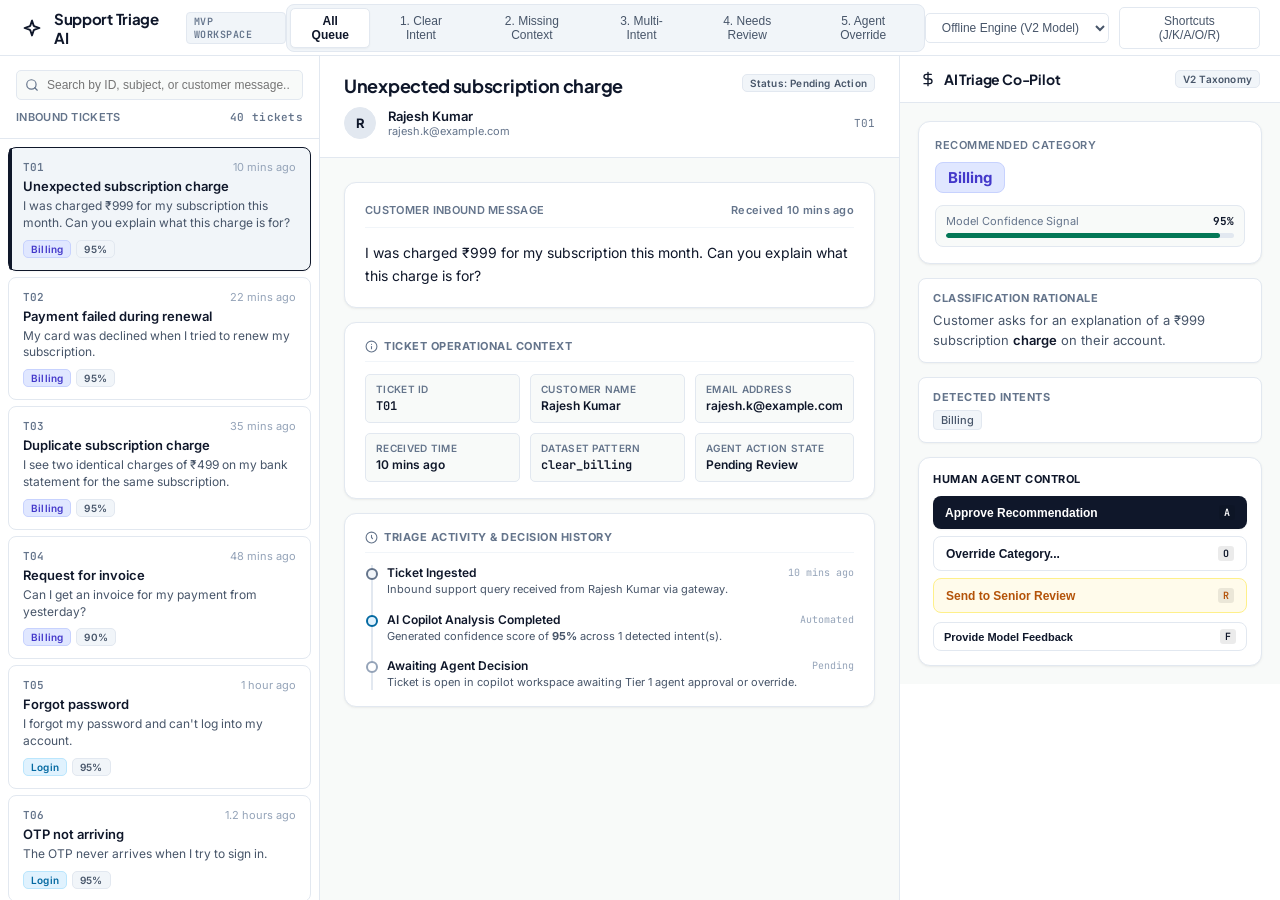
<file: index.html>
<!DOCTYPE html>
<html lang="en">
<head>
  <meta charset="UTF-8">
  <meta name="viewport" content="width=device-width, initial-scale=1.0">
  <title>Support Triage AI — Agent Triage Workspace</title>
  
  <!-- SEO & Typography -->
  <meta name="description" content="AI-assisted ticket triage workspace for Tier 1 customer support agents featuring quiet luxury aesthetic, human-in-the-loop controls, intent summarization, and uncertainty visibility.">
  <link rel="preconnect" href="https://fonts.googleapis.com">
  <link rel="preconnect" href="https://fonts.gstatic.com" crossorigin>
  <link href="https://fonts.googleapis.com/css2?family=Inter:wght@400;500;600;700&family=JetBrains+Mono:wght@500;600&family=Plus+Jakarta+Sans:wght@500;600;700;800&display=swap" rel="stylesheet">
  
  <link rel="stylesheet" href="css/styles.css">
</head>
<body>

  <!-- Top App Navigation Bar -->
  <header class="app-header">
    <div class="brand">
      <div class="brand-icon">
        <svg xmlns="http://www.w3.org/2000/svg" width="20" height="20" viewBox="0 0 24 24" fill="none" stroke="currentColor" stroke-width="2.2" stroke-linecap="round" stroke-linejoin="round"><path d="m12 3-1.912 5.813a2 2 0 0 1-1.275 1.275L3 12l5.813 1.912a2 2 0 0 1 1.275 1.275L12 21l1.912-5.813a2 2 0 0 1 1.275-1.275L21 12l-5.813-1.912a2 2 0 0 1-1.275-1.275L12 3Z"/></svg>
      </div>
      <span class="brand-title">Support Triage AI</span>
      <span class="brand-tag">MVP WORKSPACE</span>
    </div>

    <!-- UX State Presets Bar -->
    <div class="header-center">
      <nav class="state-presets" aria-label="Ticket Queue Filters">
        <button class="preset-btn active" data-filter="all" id="preset-all" aria-label="Filter All Tickets">All Queue</button>
        <button class="preset-btn" data-filter="high_confidence" id="preset-high-conf" aria-label="Filter Clear Intent Tickets">1. Clear Intent</button>
        <button class="preset-btn" data-filter="missing_info" id="preset-missing-info" aria-label="Filter Missing Context Tickets">2. Missing Context</button>
        <button class="preset-btn" data-filter="multi_intent" id="preset-multi-intent" aria-label="Filter Multi-Intent Tickets">3. Multi-Intent</button>
        <button class="preset-btn" data-filter="review" id="preset-review" aria-label="Filter Needs Review Tickets">4. Needs Review</button>
        <button class="preset-btn" data-filter="actioned" id="preset-actioned" aria-label="Filter Actioned Tickets">5. Agent Override</button>
      </nav>
    </div>

    <div class="header-controls">
      <select id="mode-select" class="control-btn" aria-label="Select AI Engine Mode" style="outline: none;">
        <option value="mock">Offline Engine (V2 Model)</option>
        <option value="api">Live Gemini API Mode</option>
        <option value="simulate_error">AI Error State (504)</option>
      </select>
      <button class="control-btn" id="btn-shortcuts-help" aria-label="Open Keyboard Shortcuts Modal">Shortcuts (J/K/A/O/R)</button>
    </div>
  </header>

  <!-- 3-Column Main Workspace -->
  <main class="app-container" id="main-content">

    <!-- Column 1: Ticket Inbox -->
    <aside class="inbox-panel" aria-label="Inbound Ticket Inbox">
      <div class="inbox-header">
        <div class="search-box">
          <span class="search-icon">
            <svg xmlns="http://www.w3.org/2000/svg" width="14" height="14" viewBox="0 0 24 24" fill="none" stroke="currentColor" stroke-width="2" stroke-linecap="round" stroke-linejoin="round"><circle cx="11" cy="11" r="8"/><path d="m21 21-4.3-4.3"/></svg>
          </span>
          <input type="text" id="search-input" aria-label="Search tickets" placeholder="Search by ID, subject, or customer message...">
        </div>
        <div class="inbox-stats">
          <span>INBOUND TICKETS</span>
          <span id="inbox-count" class="ticket-id">0 tickets</span>
        </div>
      </div>

      <div class="inbox-list" id="inbox-list" role="region" aria-live="polite">
        <!-- Rendered via JS -->
      </div>
    </aside>

    <!-- Column 2: Ticket Detail View -->
    <section class="detail-panel" aria-label="Ticket Detail View">
      <div class="detail-header">
        <div class="detail-title-row">
          <h1 class="detail-subject" id="detail-subject">Select a ticket to begin triage</h1>
          <span class="badge badge-subtle" id="current-status-badge">Status: Pending</span>
        </div>
        <div class="customer-info-bar">
          <div class="customer-avatar" id="customer-avatar">C</div>
          <div class="customer-details">
            <span class="customer-name" id="customer-name">Customer Name</span>
            <span class="customer-email" id="customer-email">customer@example.com</span>
          </div>
          <span style="margin-left: auto; font-family: var(--font-mono); font-size: 11px; color: var(--text-muted);" id="detail-ticket-id">T00</span>
        </div>
      </div>

      <div class="detail-body">
        <!-- 1. Prominent Customer Message Card -->
        <div class="message-card">
          <div class="message-header">
            <span>CUSTOMER INBOUND MESSAGE</span>
            <span id="message-time">Received --</span>
          </div>
          <p class="message-text" id="message-text">Select a support ticket from the left inbox to inspect customer text, AI classification rationale, missing context flags, and agent action controls.</p>
        </div>

        <!-- 2. Operational Ticket Context Grid -->
        <div class="detail-section-card">
          <div class="detail-section-header">
            <svg xmlns="http://www.w3.org/2000/svg" width="13" height="13" viewBox="0 0 24 24" fill="none" stroke="currentColor" stroke-width="2" stroke-linecap="round" stroke-linejoin="round"><circle cx="12" cy="12" r="10"/><path d="M12 16v-4"/><path d="M12 8h.01"/></svg>
            <span>TICKET OPERATIONAL CONTEXT</span>
          </div>
          <div class="context-grid">
            <div class="context-item">
              <span class="context-label">Ticket ID</span>
              <span class="context-value font-mono" id="meta-ticket-id">--</span>
            </div>
            <div class="context-item">
              <span class="context-label">Customer Name</span>
              <span class="context-value" id="meta-customer-name">--</span>
            </div>
            <div class="context-item">
              <span class="context-label">Email Address</span>
              <span class="context-value" id="meta-customer-email">--</span>
            </div>
            <div class="context-item">
              <span class="context-label">Received Time</span>
              <span class="context-value" id="meta-received-time">--</span>
            </div>
            <div class="context-item">
              <span class="context-label">Dataset Pattern</span>
              <span class="context-value font-mono" id="meta-dataset-type">--</span>
            </div>
            <div class="context-item">
              <span class="context-label">Agent Action State</span>
              <span class="context-value" id="meta-action-state">Pending Review</span>
            </div>
          </div>
        </div>

        <!-- 3. Triage Activity & Decision History Timeline -->
        <div class="detail-section-card">
          <div class="detail-section-header">
            <svg xmlns="http://www.w3.org/2000/svg" width="13" height="13" viewBox="0 0 24 24" fill="none" stroke="currentColor" stroke-width="2" stroke-linecap="round" stroke-linejoin="round"><polyline points="12 8 12 12 14 14"/><circle cx="12" cy="12" r="10"/></svg>
            <span>TRIAGE ACTIVITY & DECISION HISTORY</span>
          </div>
          <div class="activity-timeline" id="activity-timeline">
            <!-- Dynamically populated timeline events -->
          </div>
        </div>
      </div>
    </section>

    <!-- Column 3: AI Copilot Section -->
    <aside class="copilot-panel" aria-label="AI Triage Copilot" role="region" aria-live="polite">
      <div class="copilot-header">
        <span class="copilot-title">
          <svg xmlns="http://www.w3.org/2000/svg" width="16" height="16" viewBox="0 0 24 24" fill="none" stroke="currentColor" stroke-width="2" stroke-linecap="round" stroke-linejoin="round"><path d="M12 2v20M17 5H9.5a3.5 3.5 0 0 0 0 7h5a3.5 3.5 0 0 1 0 7H6"/></svg>
          <span>AI Triage Co-Pilot</span>
        </span>
        <span class="badge badge-subtle">V2 Taxonomy</span>
      </div>

      <div class="copilot-body">

        <!-- Hero AI Recommendation Card -->
        <div class="ai-recommendation-card">
          <div class="rec-header">
            <span class="rec-label">Recommended Category</span>
          </div>
          <div style="margin-bottom: 10px;">
            <span class="rec-badge-large badge-billing" id="rec-category-badge">Billing</span>
          </div>

          <div class="confidence-box">
            <div class="confidence-header">
              <span style="color: var(--text-muted);">Model Confidence Signal</span>
              <span class="confidence-score" id="confidence-score">95%</span>
            </div>
            <div class="progress-bar-bg">
              <div class="progress-bar-fill" id="progress-bar-fill" style="width: 95%; background: var(--success);"></div>
            </div>
          </div>
        </div>

        <!-- Review / Ambiguity Alert Box (Conditional) -->
        <div class="missing-info-item" id="review-warning-box" style="display: none; background: var(--warning-bg); border-color: var(--warning-border); color: var(--warning);">
          <span id="review-warning-text">Uncertainty Signal: Passed to Human Review</span>
        </div>

        <!-- Rationale Section -->
        <div class="copilot-section">
          <div class="section-title">Classification Rationale</div>
          <p class="explanation-text" id="explanation-text">AI is evaluating ticket text...</p>
        </div>

        <!-- Detected Intents Section -->
        <div class="copilot-section">
          <div class="section-title">Detected Intents</div>
          <div class="intents-list" id="intents-list">
            <span class="intent-pill">Billing Inquiry</span>
          </div>
        </div>

        <!-- Missing Information Section -->
        <div class="copilot-section" id="missing-info-section" style="display: none;">
          <div class="section-title" style="color: var(--cat-review);">Missing Diagnostic Context</div>
          <div class="missing-info-list" id="missing-info-list">
            <!-- Rendered dynamically -->
          </div>
          <button class="btn btn-secondary" id="copy-prompt-btn" style="margin-top: 8px; font-size: 11px; padding: 6px 10px;">
            Copy Info Request Macro
          </button>
        </div>

        <!-- Human-in-the-Loop Hero Actions -->
        <div class="action-card">
          <div class="section-title" style="margin-bottom: 10px; color: var(--text-main);">Human Agent Control</div>
          <div class="action-buttons">
            <button class="btn btn-primary" id="btn-approve" aria-label="Approve AI Recommendation">
              <span>Approve Recommendation</span>
              <span class="btn-shortcut">A</span>
            </button>
            <button class="btn btn-secondary" id="btn-override" aria-label="Override AI Category">
              <span>Override Category...</span>
              <span class="btn-shortcut">O</span>
            </button>
            <button class="btn btn-warning" id="btn-review" aria-label="Send to Senior Review Queue">
              <span>Send to Senior Review</span>
              <span class="btn-shortcut">R</span>
            </button>

            <!-- Undo / Reset Action Button (Shown when ticket is actioned) -->
            <button class="btn btn-secondary" id="btn-reset-action" style="display: none; font-size: 11px; padding: 6px 10px; border-color: var(--border-strong);">
              <span>↩ Undo Agent Action</span>
            </button>

            <button class="btn btn-secondary" id="btn-feedback" style="font-size: 11px; padding: 6px 10px; margin-top: 2px;" aria-label="Provide Model Feedback">
              <span>Provide Model Feedback</span>
              <span class="btn-shortcut">F</span>
            </button>
          </div>
        </div>

      </div>
    </aside>

  </main>

  <!-- Override Category Modal -->
  <div class="modal-overlay" id="override-modal" role="dialog" aria-modal="true" aria-labelledby="override-modal-title">
    <div class="modal-content">
      <h2 class="modal-title" id="override-modal-title">Override AI Category</h2>
      <p style="font-size: 12px; color: var(--text-secondary); margin-bottom: 14px;">
        Select the correct category for this ticket. Your selection will log a human override event.
      </p>

      <div class="override-options">
        <button class="override-option-btn" data-category="Billing">
          <span>Billing</span>
          <span class="badge badge-billing">Billing Queue</span>
        </button>
        <button class="override-option-btn" data-category="Login">
          <span>Login</span>
          <span class="badge badge-login">Login Queue</span>
        </button>
        <button class="override-option-btn" data-category="Refund">
          <span>Refund</span>
          <span class="badge badge-refund">Refund Queue</span>
        </button>
        <button class="override-option-btn" data-category="Technical">
          <span>Technical</span>
          <span class="badge badge-technical">Technical Queue</span>
        </button>
        <button class="override-option-btn" data-category="Needs Review">
          <span>Needs Review</span>
          <span class="badge badge-review">Senior Triage Queue</span>
        </button>
      </div>

      <button class="btn btn-secondary close-modal-btn">Cancel</button>
    </div>
  </div>

  <!-- Keyboard Shortcuts Cheatsheet Modal -->
  <div class="modal-overlay" id="shortcuts-modal" role="dialog" aria-modal="true" aria-labelledby="shortcuts-modal-title">
    <div class="modal-content">
      <h2 class="modal-title" id="shortcuts-modal-title">Keyboard Shortcuts</h2>
      <p style="font-size: 12px; color: var(--text-secondary); margin-bottom: 14px;">
        Use these shortcuts to triage incoming tickets efficiently without using your mouse.
      </p>

      <table class="shortcut-table">
        <tbody>
          <tr>
            <td>Approve Recommendation</td>
            <td><kbd class="shortcut-key">A</kbd></td>
          </tr>
          <tr>
            <td>Override Category Modal</td>
            <td><kbd class="shortcut-key">O</kbd></td>
          </tr>
          <tr>
            <td>Send to Senior Review</td>
            <td><kbd class="shortcut-key">R</kbd></td>
          </tr>
          <tr>
            <td>Model Feedback Modal</td>
            <td><kbd class="shortcut-key">F</kbd></td>
          </tr>
          <tr>
            <td>Next Ticket in Queue</td>
            <td><kbd class="shortcut-key">J</kbd></td>
          </tr>
          <tr>
            <td>Previous Ticket in Queue</td>
            <td><kbd class="shortcut-key">K</kbd></td>
          </tr>
          <tr>
            <td>Close Modal Overlay</td>
            <td><kbd class="shortcut-key">Esc</kbd></td>
          </tr>
        </tbody>
      </table>

      <button class="btn btn-primary close-modal-btn">Got It</button>
    </div>
  </div>

  <!-- Feedback Modal -->
  <div class="modal-overlay" id="feedback-modal" role="dialog" aria-modal="true" aria-labelledby="feedback-modal-title">
    <div class="modal-content">
      <h2 class="modal-title" id="feedback-modal-title">Agent Model Feedback</h2>
      <p style="font-size: 12px; color: var(--text-secondary); margin-bottom: 14px;">
        Submit feedback on this AI recommendation for model calibration.
      </p>
      <div style="display: flex; gap: 8px; margin-bottom: 14px;">
        <button class="btn btn-secondary feedback-action-btn" data-rating="accurate" style="flex: 1;">Category Accurate</button>
        <button class="btn btn-secondary feedback-action-btn" data-rating="inaccurate" style="flex: 1;">Inaccurate / Hallucinated</button>
      </div>
      <button class="btn btn-secondary close-modal-btn">Cancel</button>
    </div>
  </div>

  <!-- Toast Notification Container (Aria Live) -->
  <div class="toast-container" id="toast-container" aria-live="polite"></div>

  <!-- App Script (ES Module) -->
  <script type="module" src="js/app.js"></script>
</body>
</html>
</file>
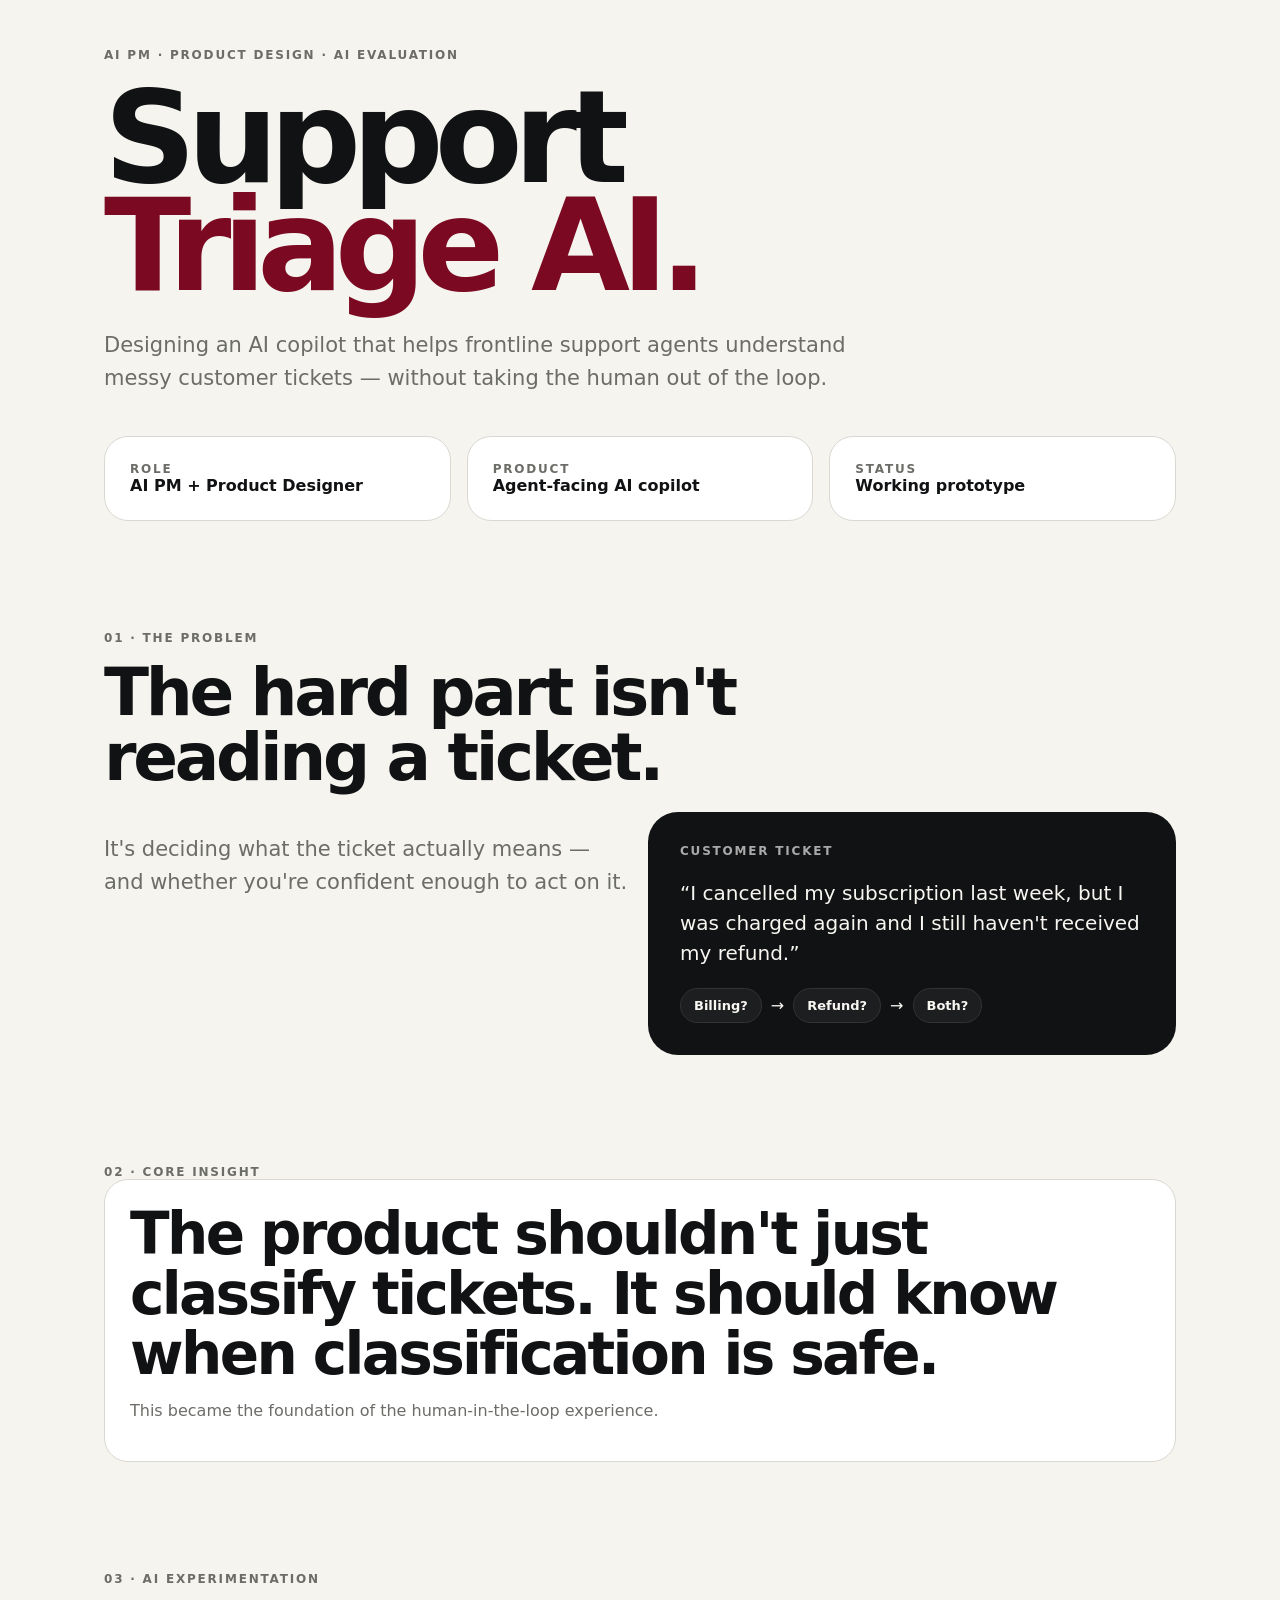
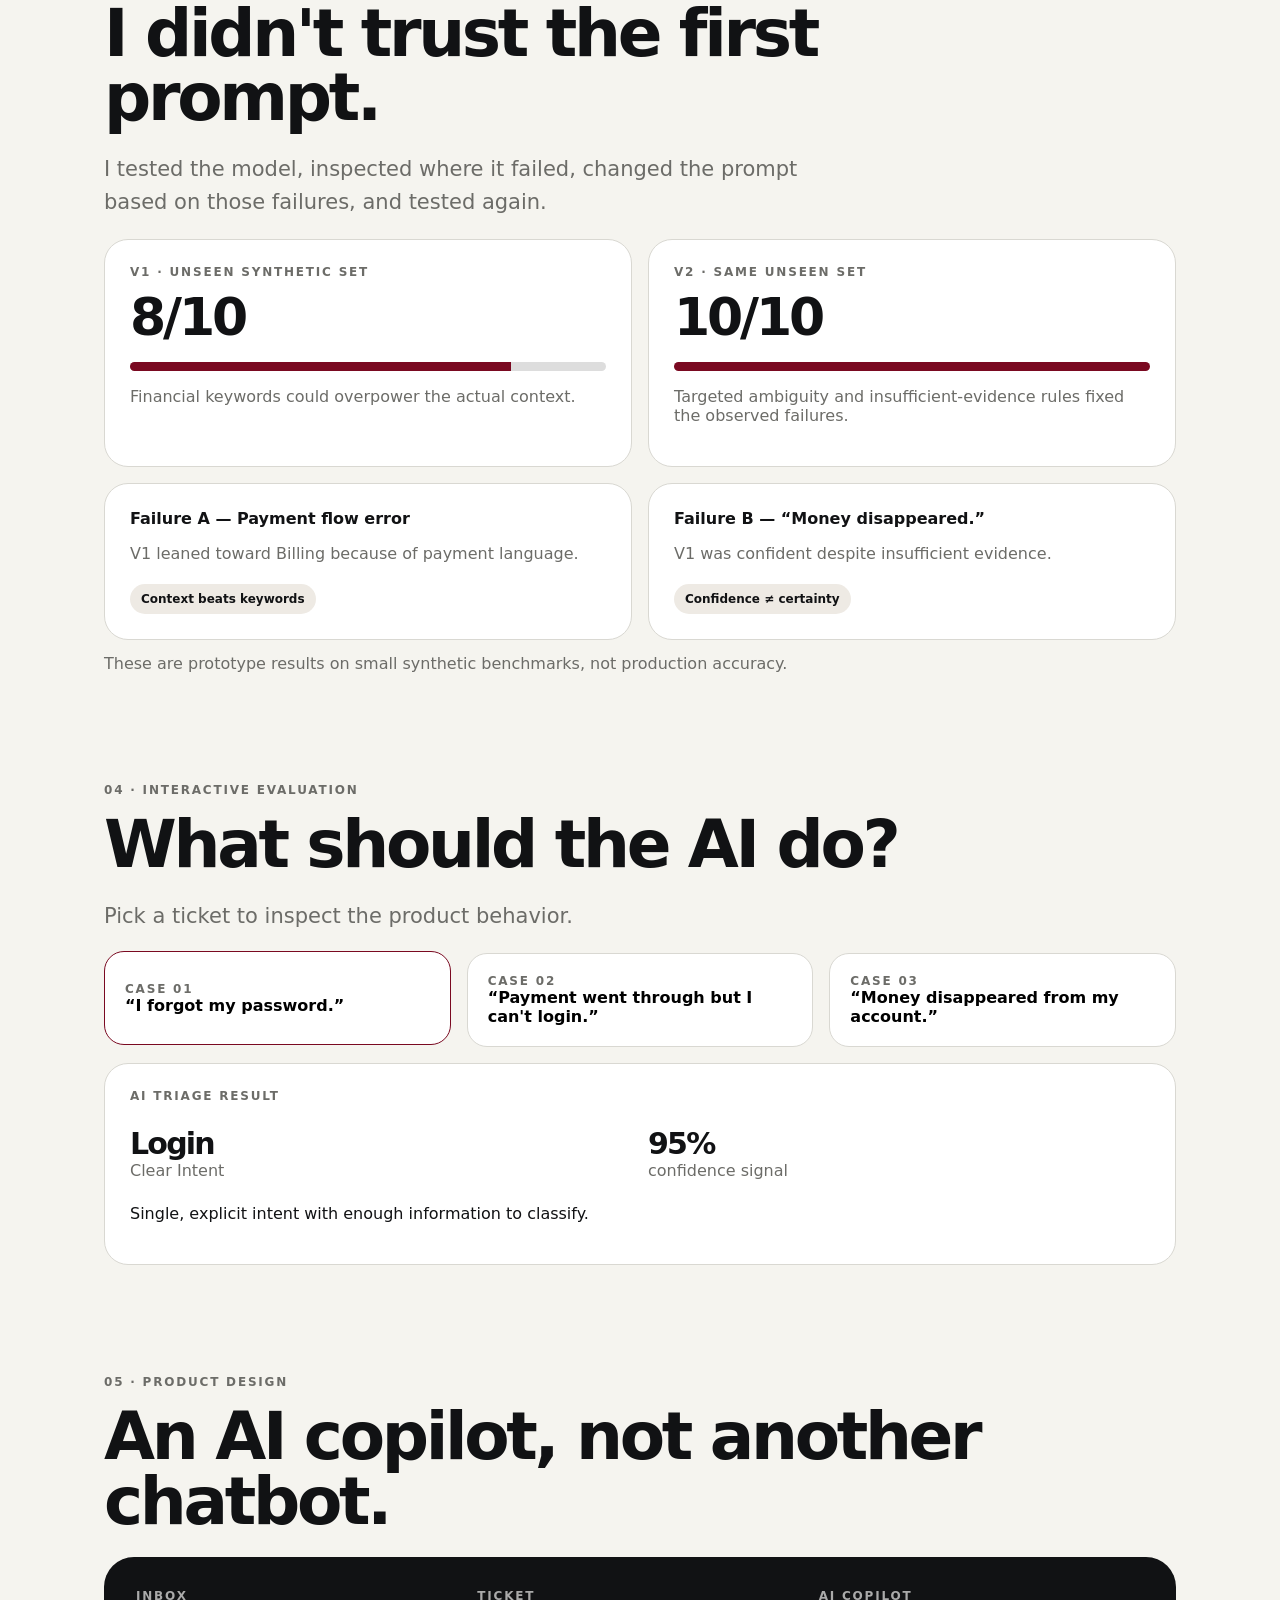
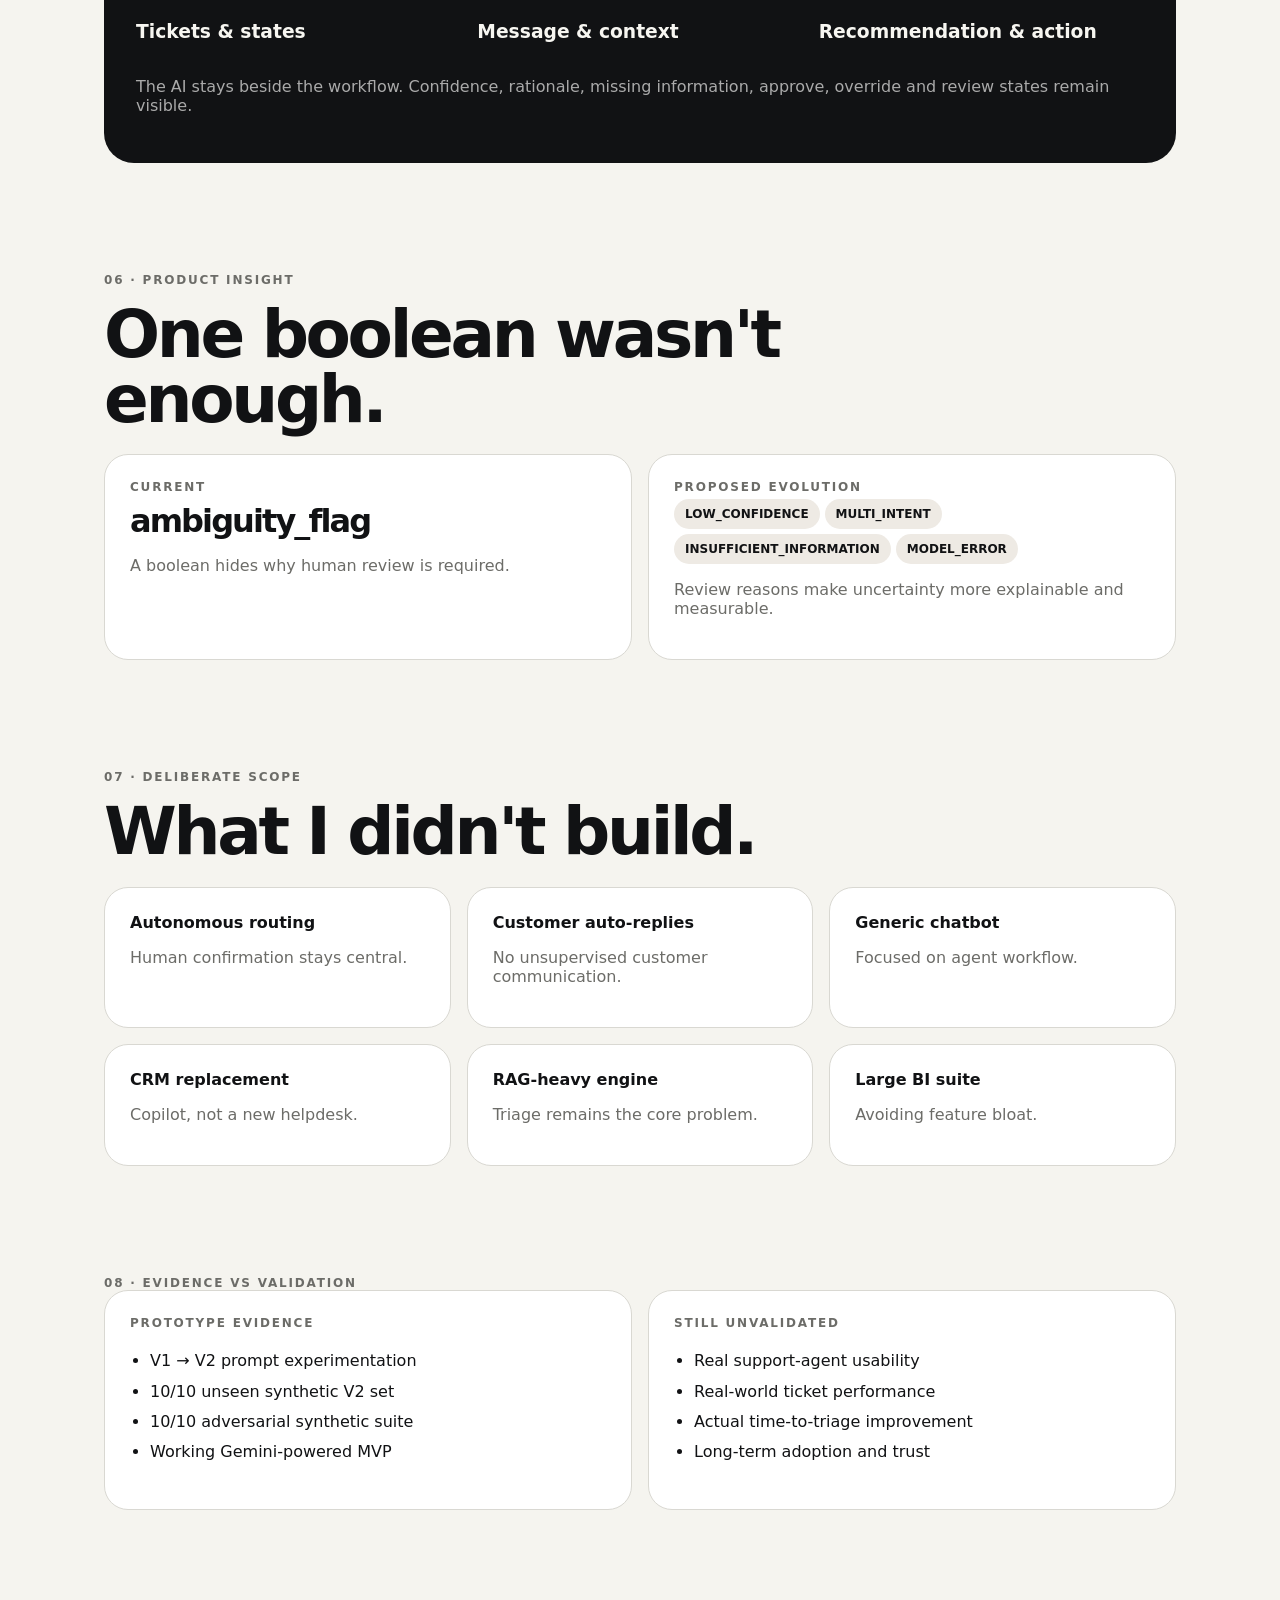
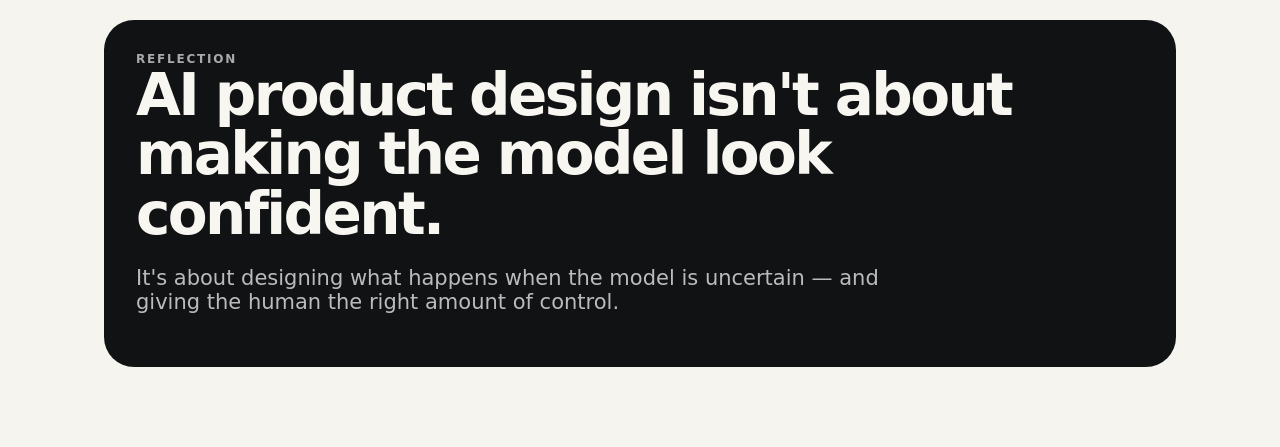
<file: support-triage-ai-case-study.html>
<!doctype html>
<html lang="en">
<head>
<meta charset="utf-8">
<meta name="viewport" content="width=device-width,initial-scale=1">
<title>Support Triage AI — Case Study</title>
<style>
:root{--bg:#f5f4ef;--text:#111214;--muted:#6c6c68;--card:#fff;--border:#d9d8d2;--accent:#7a0921;--soft:#eeeae4}
*{box-sizing:border-box}html{scroll-behavior:smooth}body{margin:0;background:var(--bg);color:var(--text);font-family:Inter,ui-sans-serif,system-ui,-apple-system,BlinkMacSystemFont,"Segoe UI",sans-serif}
main{max-width:1120px;margin:auto;padding:48px 24px 80px}.section{margin:0 0 110px}.eyebrow{font-size:12px;font-weight:800;letter-spacing:.15em;text-transform:uppercase;color:var(--muted)}
h1{font-size:clamp(64px,10vw,130px);line-height:.84;letter-spacing:-.07em;margin:22px 0 30px;max-width:1000px}h2{font-size:clamp(36px,6vw,66px);line-height:.98;letter-spacing:-.05em;margin:16px 0 22px;max-width:900px}
.lead{font-size:21px;line-height:1.55;color:var(--muted);max-width:760px}.grid2,.grid3{display:grid;gap:16px}.grid2{grid-template-columns:repeat(2,1fr)}.grid3{grid-template-columns:repeat(3,1fr)}
.card{background:var(--card);border:1px solid var(--border);border-radius:24px;padding:25px}.dark{background:#111214;color:#f7f6f1;border-radius:30px;padding:32px}.dark .eyebrow,.dark .muted{color:#aaa}.stat{font-size:52px;font-weight:850;letter-spacing:-.06em;margin-top:8px}.muted{color:var(--muted)}
.flow{display:flex;gap:9px;align-items:center;flex-wrap:wrap}.node,.pill{border:1px solid var(--border);border-radius:999px;padding:9px 13px;background:var(--card);font-weight:700;font-size:13px}.dark .node{background:#1d1e20;border-color:#333}.arrow{color:var(--muted)}
.ticket{width:100%;text-align:left;font:inherit;background:var(--card);border:1px solid var(--border);border-radius:20px;padding:20px;cursor:pointer;transition:.18s}.ticket:hover,.ticket.active{border-color:var(--accent);transform:translateY(-2px)}.decision{margin-top:16px;min-height:190px}.bar{height:9px;border-radius:20px;background:#ddd;overflow:hidden;margin-top:15px}.bar span{height:100%;display:block;background:var(--accent)}.quote{font-size:clamp(32px,5vw,58px);font-weight:800;line-height:1.03;letter-spacing:-.045em;margin:0}.tag{display:inline-block;background:var(--soft);border-radius:999px;padding:8px 11px;margin:5px 5px 0 0;font-size:12px;font-weight:800}
ul{padding-left:20px;line-height:1.9}.hero-meta{margin-top:42px}.accent{color:var(--accent)}
@media(max-width:760px){main{padding:30px 17px 60px}.section{margin-bottom:76px}.grid2,.grid3{grid-template-columns:1fr}.lead{font-size:18px}.flow{align-items:flex-start}.arrow{display:none}}
</style>
</head>
<body><main>
<section class="section">
<div class="eyebrow">AI PM · Product Design · AI Evaluation</div>
<h1>Support<br><span class="accent">Triage AI.</span></h1>
<p class="lead">Designing an AI copilot that helps frontline support agents understand messy customer tickets — without taking the human out of the loop.</p>
<div class="grid3 hero-meta"><div class="card"><div class="eyebrow">Role</div><b>AI PM + Product Designer</b></div><div class="card"><div class="eyebrow">Product</div><b>Agent-facing AI copilot</b></div><div class="card"><div class="eyebrow">Status</div><b>Working prototype</b></div></div>
</section>

<section class="section">
<div class="eyebrow">01 · The Problem</div><h2>The hard part isn't reading a ticket.</h2>
<div class="grid2"><div><p class="lead">It's deciding what the ticket actually means — and whether you're confident enough to act on it.</p></div>
<div class="dark"><div class="eyebrow">Customer ticket</div><p style="font-size:20px;line-height:1.5">“I cancelled my subscription last week, but I was charged again and I still haven't received my refund.”</p><div class="flow"><span class="node">Billing?</span><span>→</span><span class="node">Refund?</span><span>→</span><span class="node">Both?</span></div></div></div>
</section>

<section class="section">
<div class="eyebrow">02 · Core Insight</div><div class="card"><p class="quote">The product shouldn't just classify tickets. It should know when classification is safe.</p><p class="muted">This became the foundation of the human-in-the-loop experience.</p></div>
</section>

<section class="section">
<div class="eyebrow">03 · AI Experimentation</div><h2>I didn't trust the first prompt.</h2><p class="lead">I tested the model, inspected where it failed, changed the prompt based on those failures, and tested again.</p>
<div class="grid2"><div class="card"><div class="eyebrow">V1 · unseen synthetic set</div><div class="stat">8/10</div><div class="bar"><span style="width:80%"></span></div><p class="muted">Financial keywords could overpower the actual context.</p></div>
<div class="card"><div class="eyebrow">V2 · same unseen set</div><div class="stat">10/10</div><div class="bar"><span style="width:100%"></span></div><p class="muted">Targeted ambiguity and insufficient-evidence rules fixed the observed failures.</p></div></div>
<div class="grid2" style="margin-top:16px"><div class="card"><b>Failure A — Payment flow error</b><p class="muted">V1 leaned toward Billing because of payment language.</p><span class="tag">Context beats keywords</span></div><div class="card"><b>Failure B — “Money disappeared.”</b><p class="muted">V1 was confident despite insufficient evidence.</p><span class="tag">Confidence ≠ certainty</span></div></div>
<p class="muted" style="margin-top:14px">These are prototype results on small synthetic benchmarks, not production accuracy.</p>
</section>

<section class="section">
<div class="eyebrow">04 · Interactive Evaluation</div><h2>What should the AI do?</h2><p class="lead">Pick a ticket to inspect the product behavior.</p>
<div class="grid3" id="tickets"><button class="ticket active" data-i="0"><div class="eyebrow">Case 01</div><b>“I forgot my password.”</b></button><button class="ticket" data-i="1"><div class="eyebrow">Case 02</div><b>“Payment went through but I can't login.”</b></button><button class="ticket" data-i="2"><div class="eyebrow">Case 03</div><b>“Money disappeared from my account.”</b></button></div>
<div class="card decision" id="decision"></div>
</section>

<section class="section">
<div class="eyebrow">05 · Product Design</div><h2>An AI copilot, not another chatbot.</h2>
<div class="dark"><div class="grid3"><div><div class="eyebrow">Inbox</div><h3>Tickets & states</h3></div><div><div class="eyebrow">Ticket</div><h3>Message & context</h3></div><div><div class="eyebrow">AI Copilot</div><h3>Recommendation & action</h3></div></div><p class="muted">The AI stays beside the workflow. Confidence, rationale, missing information, approve, override and review states remain visible.</p></div>
</section>

<section class="section">
<div class="eyebrow">06 · Product Insight</div><h2>One boolean wasn't enough.</h2>
<div class="grid2"><div class="card"><div class="eyebrow">Current</div><div class="stat" style="font-size:32px">ambiguity_flag</div><p class="muted">A boolean hides why human review is required.</p></div><div class="card"><div class="eyebrow">Proposed evolution</div><span class="tag">LOW_CONFIDENCE</span><span class="tag">MULTI_INTENT</span><span class="tag">INSUFFICIENT_INFORMATION</span><span class="tag">MODEL_ERROR</span><p class="muted">Review reasons make uncertainty more explainable and measurable.</p></div></div>
</section>

<section class="section">
<div class="eyebrow">07 · Deliberate Scope</div><h2>What I didn't build.</h2>
<div class="grid3"><div class="card"><b>Autonomous routing</b><p class="muted">Human confirmation stays central.</p></div><div class="card"><b>Customer auto-replies</b><p class="muted">No unsupervised customer communication.</p></div><div class="card"><b>Generic chatbot</b><p class="muted">Focused on agent workflow.</p></div><div class="card"><b>CRM replacement</b><p class="muted">Copilot, not a new helpdesk.</p></div><div class="card"><b>RAG-heavy engine</b><p class="muted">Triage remains the core problem.</p></div><div class="card"><b>Large BI suite</b><p class="muted">Avoiding feature bloat.</p></div></div>
</section>

<section class="section">
<div class="eyebrow">08 · Evidence vs Validation</div><div class="grid2"><div class="card"><div class="eyebrow">Prototype evidence</div><ul><li>V1 → V2 prompt experimentation</li><li>10/10 unseen synthetic V2 set</li><li>10/10 adversarial synthetic suite</li><li>Working Gemini-powered MVP</li></ul></div><div class="card"><div class="eyebrow">Still unvalidated</div><ul><li>Real support-agent usability</li><li>Real-world ticket performance</li><li>Actual time-to-triage improvement</li><li>Long-term adoption and trust</li></ul></div></div>
</section>

<section class="dark"><div class="eyebrow">Reflection</div><p class="quote">AI product design isn't about making the model look confident.</p><p style="font-size:21px;color:#bbb;max-width:780px">It's about designing what happens when the model is uncertain — and giving the human the right amount of control.</p></section>
</main>
<script>
const cases=[
{cat:"Login",conf:"95%",state:"Clear Intent",reason:"Single, explicit intent with enough information to classify."},
{cat:"Needs Review",conf:"50%",state:"Multi-Intent",reason:"Billing and Login are both present. Human review is the safer action."},
{cat:"Needs Review",conf:"40%",state:"Insufficient Information",reason:"Financial language alone is not enough evidence to determine Billing, Refund, or another issue."}
];
const d=document.getElementById("decision");
function render(i){const c=cases[i];d.innerHTML=`<div class="eyebrow">AI triage result</div><div class="grid2" style="margin-top:15px"><div><div class="stat" style="font-size:30px">${c.cat}</div><div class="muted">${c.state}</div></div><div><div class="stat" style="font-size:30px">${c.conf}</div><div class="muted">confidence signal</div></div></div><p style="margin-top:24px">${c.reason}</p>`}
document.querySelectorAll(".ticket").forEach(b=>b.addEventListener("click",()=>{document.querySelectorAll(".ticket").forEach(x=>x.classList.remove("active"));b.classList.add("active");render(+b.dataset.i)}));render(0);
</script></body></html>
</file>
<file: css/styles.css>
/* Support Triage AI - Quiet Luxury & Premium Modern SaaS Design System */
@import url('https://fonts.googleapis.com/css2?family=Inter:wght@400;500;600;700&family=Plus+Jakarta+Sans:wght@500;600;700;800&family=JetBrains+Mono:wght@500;600&display=swap');

:root {
  /* Canvas & Surfaces */
  --bg-canvas: #f8faf9;
  --bg-surface: #ffffff;
  --bg-surface-subtle: #f1f5f9;
  --bg-card: #ffffff;
  --bg-card-hover: #f8fafc;
  --bg-selected: #f1f5f9;

  /* Borders & Dividers */
  --border-subtle: #f1f5f9;
  --border-color: #e2e8f0;
  --border-strong: #cbd5e1;
  --border-active: #0f172a;

  /* Typography */
  --text-main: #0f172a;
  --text-secondary: #475569;
  --text-muted: #64748b;
  --text-subtle: #94a3b8;

  /* Primary Brand Accent */
  --primary: #0f172a;
  --primary-hover: #1e293b;
  --primary-light: #f1f5f9;

  /* Muted Semantic Palette */
  --cat-billing: #4338ca;
  --cat-billing-bg: #e0e7ff;
  --cat-billing-border: #c7d2fe;

  --cat-login: #0369a1;
  --cat-login-bg: #e0f2fe;
  --cat-login-border: #bae6fd;

  --cat-refund: #b45309;
  --cat-refund-bg: #fef3c7;
  --cat-refund-border: #fde68a;

  --cat-technical: #0f766e;
  --cat-technical-bg: #ccfbf1;
  --cat-technical-border: #99f6e4;

  --cat-review: #be123c;
  --cat-review-bg: #ffe4e6;
  --cat-review-border: #fecdd3;

  /* Action States */
  --success: #047857;
  --success-bg: #d1fae5;
  --success-border: #a7f3d0;

  --warning: #b45309;
  --warning-bg: #fffbeb;
  --warning-border: #fef08a;

  --override: #6b21a8;
  --override-bg: #f3e8ff;
  --override-border: #e9d5ff;

  /* Radii & Elevation */
  --radius-sm: 5px;
  --radius-md: 8px;
  --radius-lg: 12px;
  --shadow-subtle: 0 1px 2px 0 rgba(0, 0, 0, 0.04);
  --shadow-card: 0 1px 3px 0 rgba(0, 0, 0, 0.05), 0 1px 2px -1px rgba(0, 0, 0, 0.05);
  --shadow-overlay: 0 10px 25px -5px rgba(0, 0, 0, 0.08), 0 8px 10px -6px rgba(0, 0, 0, 0.04);

  /* Fonts */
  --font-sans: 'Inter', -apple-system, BlinkMacSystemFont, sans-serif;
  --font-display: 'Plus Jakarta Sans', sans-serif;
  --font-mono: 'JetBrains Mono', monospace;
}

* {
  box-sizing: border-box;
  margin: 0;
  padding: 0;
}

body {
  font-family: var(--font-sans);
  background-color: var(--bg-canvas);
  color: var(--text-main);
  height: 100vh;
  overflow: hidden;
  display: flex;
  flex-direction: column;
  -webkit-font-smoothing: antialiased;
  -moz-osx-font-smoothing: grayscale;
}

/* Accessibility Focus States */
:focus-visible {
  outline: 2px solid var(--primary);
  outline-offset: 2px;
  border-radius: var(--radius-sm);
}

/* App Header */
.app-header {
  height: 56px;
  background-color: var(--bg-surface);
  border-bottom: 1px solid var(--border-color);
  display: flex;
  align-items: center;
  justify-content: space-between;
  padding: 0 20px;
  z-index: 100;
}

.brand {
  display: flex;
  align-items: center;
  gap: 10px;
}

.brand-icon {
  width: 24px;
  height: 24px;
  color: var(--primary);
  display: flex;
  align-items: center;
  justify-content: center;
}

.brand-title {
  font-family: var(--font-display);
  font-weight: 700;
  font-size: 15px;
  color: var(--text-main);
  letter-spacing: -0.3px;
}

.brand-tag {
  font-size: 10px;
  font-family: var(--font-mono);
  background: var(--bg-surface-subtle);
  color: var(--text-muted);
  border: 1px solid var(--border-color);
  padding: 2px 7px;
  border-radius: 4px;
  font-weight: 600;
  letter-spacing: 0.5px;
}

.header-center {
  display: flex;
  align-items: center;
  gap: 12px;
}

.state-presets {
  display: flex;
  align-items: center;
  background: var(--bg-surface-subtle);
  border: 1px solid var(--border-color);
  padding: 3px;
  border-radius: var(--radius-md);
  gap: 2px;
}

.preset-btn {
  background: transparent;
  border: none;
  color: var(--text-secondary);
  font-size: 12px;
  font-weight: 500;
  padding: 5px 11px;
  border-radius: var(--radius-sm);
  cursor: pointer;
  transition: all 0.15s ease;
}

.preset-btn:hover {
  color: var(--text-main);
  background: rgba(255, 255, 255, 0.6);
}

.preset-btn.active {
  background: var(--bg-surface);
  color: var(--text-main);
  font-weight: 600;
  box-shadow: var(--shadow-subtle);
  border: 1px solid var(--border-color);
}

.header-controls {
  display: flex;
  align-items: center;
  gap: 10px;
}

.control-btn {
  background: var(--bg-surface);
  border: 1px solid var(--border-color);
  color: var(--text-secondary);
  padding: 6px 12px;
  border-radius: var(--radius-sm);
  font-size: 12px;
  font-weight: 500;
  display: flex;
  align-items: center;
  gap: 6px;
  cursor: pointer;
  transition: all 0.15s ease;
}

.control-btn:hover {
  border-color: var(--border-strong);
  color: var(--text-main);
}

/* Main Layout Grid */
.app-container {
  display: grid;
  grid-template-columns: 320px 1fr 380px;
  height: calc(100vh - 56px);
  overflow: hidden;
}

/* Column 1: Inbox Sidebar */
.inbox-panel {
  background-color: var(--bg-surface);
  border-right: 1px solid var(--border-color);
  display: flex;
  flex-direction: column;
  height: 100%;
  min-height: 0;
  overflow: hidden;
}

.inbox-header {
  padding: 14px 16px;
  border-bottom: 1px solid var(--border-color);
  background-color: var(--bg-surface);
  flex-shrink: 0;
}

.search-box {
  position: relative;
  margin-bottom: 10px;
}

.search-box input {
  width: 100%;
  background: var(--bg-canvas);
  border: 1px solid var(--border-color);
  border-radius: var(--radius-sm);
  padding: 7px 12px 7px 30px;
  color: var(--text-main);
  font-size: 12px;
  outline: none;
  transition: border 0.15s ease;
}

.search-box input:focus {
  border-color: var(--primary);
  background: var(--bg-surface);
}

.search-icon {
  position: absolute;
  left: 9px;
  top: 50%;
  transform: translateY(-50%);
  color: var(--text-muted);
  width: 14px;
  height: 14px;
  display: flex;
  align-items: center;
  pointer-events: none;
}

.inbox-stats {
  display: flex;
  justify-content: space-between;
  align-items: center;
  font-size: 11px;
  font-weight: 600;
  color: var(--text-muted);
  letter-spacing: 0.3px;
}

.inbox-list {
  flex: 1;
  min-height: 0;
  overflow-y: auto;
  padding: 8px;
}

.inbox-list::-webkit-scrollbar {
  width: 5px;
}

.inbox-list::-webkit-scrollbar-thumb {
  background: #cbd5e1;
  border-radius: 10px;
}

/* Empty State Styling */
.empty-state-card {
  padding: 30px 20px;
  text-align: center;
  background: var(--bg-surface);
  border: 1px dashed var(--border-strong);
  border-radius: var(--radius-md);
  margin: 20px 8px;
}

.empty-state-icon {
  width: 36px;
  height: 36px;
  margin: 0 auto 12px;
  color: var(--text-muted);
  display: flex;
  align-items: center;
  justify-content: center;
}

.empty-state-title {
  font-size: 13px;
  font-weight: 600;
  color: var(--text-main);
  margin-bottom: 6px;
}

.empty-state-desc {
  font-size: 11px;
  color: var(--text-secondary);
  line-height: 1.4;
  margin-bottom: 14px;
}

.ticket-card {
  background: var(--bg-surface);
  border: 1px solid var(--border-color);
  border-radius: var(--radius-md);
  padding: 12px 14px;
  margin-bottom: 6px;
  cursor: pointer;
  transition: all 0.15s ease;
  position: relative;
}

.ticket-card:hover {
  background: var(--bg-card-hover);
  border-color: var(--border-strong);
}

.ticket-card.selected {
  border-color: var(--border-active);
  background: var(--bg-selected);
  box-shadow: var(--shadow-subtle);
}

.ticket-card.selected::before {
  content: '';
  position: absolute;
  left: 0;
  top: 0;
  bottom: 0;
  width: 3px;
  background: var(--primary);
  border-top-left-radius: var(--radius-md);
  border-bottom-left-radius: var(--radius-md);
}

.ticket-meta-top {
  display: flex;
  justify-content: space-between;
  align-items: center;
  margin-bottom: 4px;
}

.ticket-id {
  font-family: var(--font-mono);
  font-size: 11px;
  color: var(--text-muted);
  font-weight: 600;
}

.ticket-time {
  font-size: 11px;
  color: var(--text-subtle);
}

.ticket-subject {
  font-size: 13px;
  font-weight: 600;
  color: var(--text-main);
  margin-bottom: 4px;
  white-space: nowrap;
  overflow: hidden;
  text-overflow: ellipsis;
}

.ticket-snippet {
  font-size: 12px;
  color: var(--text-secondary);
  line-height: 1.4;
  margin-bottom: 8px;
  display: -webkit-box;
  -webkit-line-clamp: 2;
  -webkit-box-orient: vertical;
  overflow: hidden;
}

.ticket-tags {
  display: flex;
  flex-wrap: wrap;
  gap: 5px;
  align-items: center;
}

/* Badges */
.badge {
  font-size: 10px;
  font-weight: 600;
  padding: 2px 7px;
  border-radius: var(--radius-sm);
  display: inline-flex;
  align-items: center;
  gap: 4px;
  letter-spacing: 0.2px;
}

.badge-billing { background: var(--cat-billing-bg); color: var(--cat-billing); border: 1px solid var(--cat-billing-border); }
.badge-login { background: var(--cat-login-bg); color: var(--cat-login); border: 1px solid var(--cat-login-border); }
.badge-refund { background: var(--cat-refund-bg); color: var(--cat-refund); border: 1px solid var(--cat-refund-border); }
.badge-technical { background: var(--cat-technical-bg); color: var(--cat-technical); border: 1px solid var(--cat-technical-border); }
.badge-review { background: var(--cat-review-bg); color: var(--cat-review); border: 1px solid var(--cat-review-border); }

.badge-subtle {
  background: var(--bg-surface-subtle);
  color: var(--text-secondary);
  border: 1px solid var(--border-color);
}

.badge-status-approved { background: var(--success-bg); color: var(--success); border: 1px solid var(--success-border); }
.badge-status-override { background: var(--override-bg); color: var(--override); border: 1px solid var(--override-border); }
.badge-status-review { background: var(--warning-bg); color: var(--warning); border: 1px solid var(--warning-border); }

/* Column 2: Ticket Message Content */
.detail-panel {
  background-color: var(--bg-canvas);
  display: flex;
  flex-direction: column;
  overflow-y: auto;
  border-right: 1px solid var(--border-color);
}

.detail-header {
  padding: 18px 24px;
  background: var(--bg-surface);
  border-bottom: 1px solid var(--border-color);
}

.detail-title-row {
  display: flex;
  justify-content: space-between;
  align-items: flex-start;
  margin-bottom: 10px;
}

.detail-subject {
  font-family: var(--font-display);
  font-size: 18px;
  font-weight: 700;
  color: var(--text-main);
  line-height: 1.3;
  letter-spacing: -0.3px;
}

.customer-info-bar {
  display: flex;
  align-items: center;
  gap: 12px;
  font-size: 13px;
  color: var(--text-secondary);
}

.customer-avatar {
  width: 32px;
  height: 32px;
  border-radius: 50%;
  background: #e2e8f0;
  border: 1px solid var(--border-color);
  display: flex;
  align-items: center;
  justify-content: center;
  font-weight: 700;
  color: var(--text-main);
  font-size: 13px;
}

.customer-details {
  display: flex;
  flex-direction: column;
}

.customer-name {
  color: var(--text-main);
  font-weight: 600;
}

.customer-email {
  font-size: 11px;
  color: var(--text-muted);
}

.detail-body {
  padding: 24px;
  flex: 1;
}

.message-card {
  background: var(--bg-surface);
  border: 1px solid var(--border-color);
  border-radius: var(--radius-lg);
  padding: 20px;
  box-shadow: var(--shadow-card);
}

.message-header {
  display: flex;
  justify-content: space-between;
  align-items: center;
  padding-bottom: 10px;
  margin-bottom: 14px;
  border-bottom: 1px solid var(--border-subtle);
  font-size: 11px;
  font-weight: 600;
  color: var(--text-muted);
  letter-spacing: 0.3px;
}

.message-text {
  font-size: 14px;
  line-height: 1.6;
  color: var(--text-main);
  white-space: pre-wrap;
}

/* Operational Ticket Context & Timeline Cards */
.detail-section-card {
  background: var(--bg-surface);
  border: 1px solid var(--border-color);
  border-radius: var(--radius-lg);
  padding: 16px 20px;
  margin-top: 14px;
  box-shadow: var(--shadow-card);
}

.detail-section-header {
  display: flex;
  align-items: center;
  gap: 6px;
  font-size: 11px;
  font-weight: 700;
  color: var(--text-muted);
  letter-spacing: 0.5px;
  text-transform: uppercase;
  margin-bottom: 12px;
  padding-bottom: 8px;
  border-bottom: 1px solid var(--border-subtle);
}

.context-grid {
  display: grid;
  grid-template-columns: repeat(3, 1fr);
  gap: 10px;
}

.context-item {
  display: flex;
  flex-direction: column;
  gap: 3px;
  background: var(--bg-canvas);
  border: 1px solid var(--border-color);
  border-radius: var(--radius-sm);
  padding: 8px 10px;
}

.context-label {
  font-size: 10px;
  font-weight: 600;
  color: var(--text-muted);
  text-transform: uppercase;
  letter-spacing: 0.3px;
}

.context-value {
  font-size: 12px;
  font-weight: 600;
  color: var(--text-main);
  white-space: nowrap;
  overflow: hidden;
  text-overflow: ellipsis;
}

.font-mono {
  font-family: var(--font-mono);
}

/* Activity Timeline */
.activity-timeline {
  display: flex;
  flex-direction: column;
  gap: 0;
  position: relative;
  padding-left: 14px;
  border-left: 2px solid var(--border-color);
  margin-left: 6px;
  margin-top: 6px;
}

.timeline-item {
  position: relative;
  padding-bottom: 14px;
}

.timeline-item:last-child {
  padding-bottom: 0;
}

.timeline-dot {
  position: absolute;
  left: -21px;
  top: 3px;
  width: 12px;
  height: 12px;
  border-radius: 50%;
  background: var(--bg-surface);
  border: 2px solid var(--border-strong);
}

.timeline-dot.dot-received {
  border-color: #64748b;
  background: #f1f5f9;
}

.timeline-dot.dot-ai {
  border-color: #0369a1;
  background: #e0f2fe;
}

.timeline-dot.dot-approved {
  border-color: #047857;
  background: #d1fae5;
}

.timeline-dot.dot-override {
  border-color: #6b21a8;
  background: #f3e8ff;
}

.timeline-dot.dot-review {
  border-color: #be123c;
  background: #ffe4e6;
}

.timeline-dot.dot-pending {
  border-color: #94a3b8;
  background: #ffffff;
}

.timeline-header-row {
  display: flex;
  align-items: center;
  justify-content: space-between;
  margin-bottom: 2px;
}

.timeline-title {
  font-size: 12px;
  font-weight: 600;
  color: var(--text-main);
}

.timeline-time {
  font-size: 10px;
  color: var(--text-subtle);
  font-family: var(--font-mono);
}

.timeline-desc {
  font-size: 11px;
  color: var(--text-secondary);
  line-height: 1.4;
}

/* Column 3: AI Copilot Section */
.copilot-panel {
  background-color: var(--bg-surface);
  display: flex;
  flex-direction: column;
  overflow-y: auto;
}

.copilot-header {
  padding: 14px 20px;
  border-bottom: 1px solid var(--border-color);
  display: flex;
  align-items: center;
  justify-content: space-between;
  background-color: var(--bg-surface);
}

.copilot-title {
  display: flex;
  align-items: center;
  gap: 8px;
  font-family: var(--font-display);
  font-size: 14px;
  font-weight: 700;
  color: var(--text-main);
  letter-spacing: -0.2px;
}

.copilot-body {
  padding: 18px;
  display: flex;
  flex-direction: column;
  gap: 14px;
  background-color: var(--bg-canvas);
}

/* Recommendation Hero Card */
.ai-recommendation-card {
  background: var(--bg-surface);
  border: 1px solid var(--border-color);
  border-radius: var(--radius-lg);
  padding: 16px;
  box-shadow: var(--shadow-card);
}

.rec-header {
  display: flex;
  justify-content: space-between;
  align-items: center;
  margin-bottom: 10px;
}

.rec-label {
  font-size: 11px;
  font-weight: 600;
  text-transform: uppercase;
  color: var(--text-muted);
  letter-spacing: 0.5px;
}

.rec-badge-large {
  font-size: 15px;
  font-weight: 700;
  padding: 5px 12px;
  border-radius: var(--radius-md);
  display: inline-flex;
  align-items: center;
  gap: 6px;
}

.confidence-box {
  margin-top: 12px;
  background: var(--bg-canvas);
  border: 1px solid var(--border-color);
  border-radius: var(--radius-md);
  padding: 8px 10px;
}

.confidence-header {
  display: flex;
  justify-content: space-between;
  font-size: 11px;
  margin-bottom: 5px;
}

.confidence-score {
  font-family: var(--font-mono);
  font-weight: 700;
  color: var(--text-main);
}

.progress-bar-bg {
  height: 5px;
  background: #e2e8f0;
  border-radius: 3px;
  overflow: hidden;
}

.progress-bar-fill {
  height: 100%;
  border-radius: 3px;
  transition: width 0.3s ease;
}

/* Sections */
.copilot-section {
  background: var(--bg-surface);
  border: 1px solid var(--border-color);
  border-radius: var(--radius-md);
  padding: 12px 14px;
  box-shadow: var(--shadow-subtle);
}

.section-title {
  font-size: 11px;
  font-weight: 700;
  color: var(--text-muted);
  text-transform: uppercase;
  letter-spacing: 0.5px;
  margin-bottom: 6px;
  display: flex;
  align-items: center;
  gap: 6px;
}

.explanation-text {
  font-size: 13px;
  line-height: 1.5;
  color: var(--text-secondary);
}

.explanation-text strong {
  color: var(--text-main);
  font-weight: 600;
}

.missing-info-list {
  display: flex;
  flex-direction: column;
  gap: 5px;
}

.missing-info-item {
  background: var(--cat-review-bg);
  border: 1px solid var(--cat-review-border);
  color: var(--cat-review);
  font-size: 12px;
  font-weight: 500;
  padding: 5px 8px;
  border-radius: var(--radius-sm);
  display: flex;
  align-items: center;
  justify-content: space-between;
}

.intents-list {
  display: flex;
  flex-wrap: wrap;
  gap: 5px;
}

.intent-pill {
  background: var(--bg-surface-subtle);
  border: 1px solid var(--border-color);
  color: var(--text-secondary);
  font-size: 11px;
  font-weight: 500;
  padding: 2px 7px;
  border-radius: 4px;
}

/* Human Action Card */
.action-card {
  background: var(--bg-surface);
  border: 1px solid var(--border-color);
  border-radius: var(--radius-lg);
  padding: 14px;
  box-shadow: var(--shadow-card);
}

.action-buttons {
  display: flex;
  flex-direction: column;
  gap: 7px;
}

.btn {
  width: 100%;
  padding: 9px 12px;
  border-radius: var(--radius-md);
  font-size: 12px;
  font-weight: 600;
  cursor: pointer;
  display: flex;
  align-items: center;
  justify-content: center;
  gap: 6px;
  border: none;
  transition: all 0.15s ease;
}

.btn-primary {
  background: var(--primary);
  color: #ffffff;
  box-shadow: var(--shadow-subtle);
}

.btn-primary:hover {
  background: var(--primary-hover);
  transform: translateY(-1px);
}

.btn-secondary {
  background: var(--bg-surface);
  border: 1px solid var(--border-color);
  color: var(--text-main);
}

.btn-secondary:hover {
  background: var(--bg-surface-subtle);
  border-color: var(--border-strong);
}

.btn-warning {
  background: var(--warning-bg);
  border: 1px solid var(--warning-border);
  color: var(--warning);
}

.btn-warning:hover {
  background: #fef3c7;
}

.btn-shortcut {
  font-family: var(--font-mono);
  font-size: 10px;
  background: rgba(0, 0, 0, 0.08);
  padding: 1px 5px;
  border-radius: 3px;
  margin-left: auto;
}

/* Modals */
.modal-overlay {
  position: fixed;
  top: 0;
  left: 0;
  right: 0;
  bottom: 0;
  background: rgba(15, 23, 42, 0.4);
  backdrop-filter: blur(2px);
  display: flex;
  align-items: center;
  justify-content: center;
  z-index: 1000;
  opacity: 0;
  pointer-events: none;
  transition: opacity 0.15s ease;
}

.modal-overlay.active {
  opacity: 1;
  pointer-events: auto;
}

.modal-content {
  background: var(--bg-surface);
  border: 1px solid var(--border-color);
  border-radius: var(--radius-lg);
  width: 440px;
  max-width: 90vw;
  padding: 22px;
  box-shadow: var(--shadow-overlay);
}

.modal-title {
  font-family: var(--font-display);
  font-size: 16px;
  font-weight: 700;
  margin-bottom: 12px;
  color: var(--text-main);
}

.override-options {
  display: flex;
  flex-direction: column;
  gap: 6px;
  margin-bottom: 16px;
}

.override-option-btn {
  background: var(--bg-surface);
  border: 1px solid var(--border-color);
  color: var(--text-main);
  padding: 8px 12px;
  border-radius: var(--radius-md);
  text-align: left;
  cursor: pointer;
  transition: all 0.15s ease;
  display: flex;
  align-items: center;
  justify-content: space-between;
  font-size: 13px;
}

.override-option-btn:hover {
  border-color: var(--border-strong);
  background: var(--bg-surface-subtle);
}

/* Keyboard Table */
.shortcut-table {
  width: 100%;
  border-collapse: collapse;
  margin-bottom: 16px;
  font-size: 12px;
}

.shortcut-table td {
  padding: 8px 0;
  border-bottom: 1px solid var(--border-subtle);
}

.shortcut-table td:last-child {
  text-align: right;
}

.shortcut-key {
  font-family: var(--font-mono);
  font-size: 11px;
  font-weight: 600;
  background: var(--bg-surface-subtle);
  border: 1px solid var(--border-color);
  padding: 2px 6px;
  border-radius: 4px;
  color: var(--text-main);
}

/* Toast Notification */
.toast-container {
  position: fixed;
  bottom: 20px;
  right: 20px;
  display: flex;
  flex-direction: column;
  gap: 8px;
  z-index: 2000;
}

.toast {
  background: var(--bg-surface);
  border: 1px solid var(--border-color);
  border-left: 3px solid var(--primary);
  padding: 10px 14px;
  border-radius: var(--radius-md);
  font-size: 12px;
  font-weight: 500;
  color: var(--text-main);
  box-shadow: var(--shadow-overlay);
  display: flex;
  align-items: center;
  gap: 8px;
  animation: slideIn 0.2s ease forwards;
}

@keyframes slideIn {
  from { transform: translateY(10px); opacity: 0; }
  to { transform: translateY(0); opacity: 1; }
}
</file>
